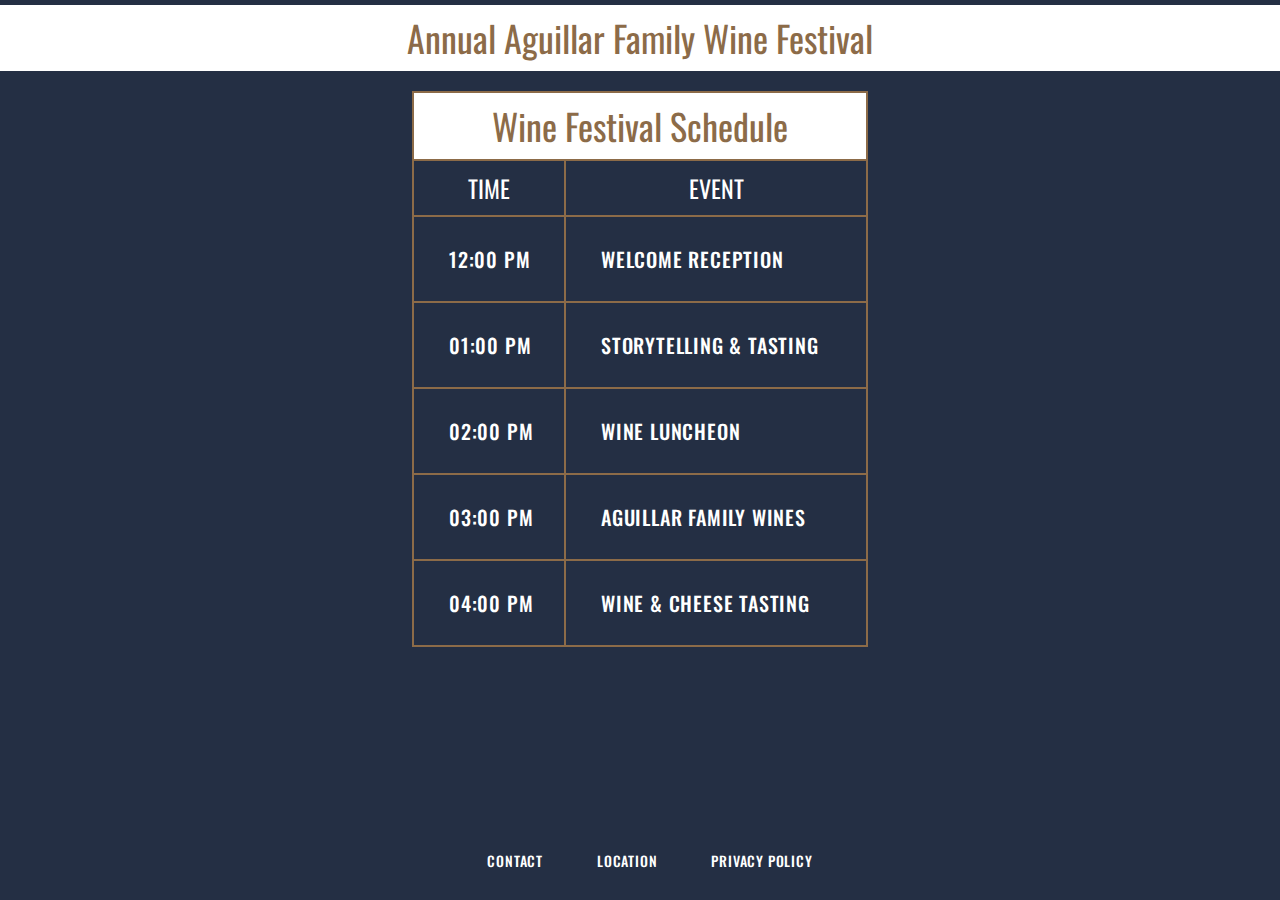
<file: _1_Fundamentals_of_HTML/_1_2_Learn Html_-_Tables/index.html>
<!DOCTYPE html>
<html>

<head>
    <meta charset="utf-8">
    <title>Aguillar Family Wine Festival</title>
    <link rel="stylesheet" type="text/css" href="reset.css" />
    <link rel="stylesheet" type="text/css" href="style.css" />
    <link href="https://fonts.googleapis.com/css?family=Oswald" rel="stylesheet">
</head>

<body>
    <header>
        <h1>Annual Aguillar Family Wine Festival</h1>
    </header>

    <div class="container">
        <table>
            <thead>
                <tr>
                    <th colspan="2">
                        <h1>Wine Festival Schedule</h1>
                    </th>
                </tr>
                <tr>
                    <th>
                        <h2>Time</h2>
                    </th>
                    <th>
                        <h2>Event</h2>
                    </th>
                </tr>
            </thead>
            <tbody>
                <tr>
                    <td class="left">
                        <h3>12:00 PM</h3>
                    </td>
                    <td>
                        <h3>Welcome Reception</h3>
                    </td>
                </tr>
                <tr>
                    <td class="left">
                        <h3>01:00 PM</h3>
                    </td>
                    <td>
                        <h3>Storytelling & Tasting</h3>
                    </td>
                </tr>
                <tr>
                    <td class="left">
                        <h3>02:00 PM</h3>
                    </td>
                    <td>
                        <h3>Wine Luncheon</h3>
                    </td>
                </tr>
                <tr>
                    <td class="left">
                        <h3>03:00 PM</h3>
                    </td>
                    <td>
                        <h3>Aguillar Family Wines</h3>
                    </td>
                </tr>
                <tr>
                    <td class="left">
                        <h3>04:00 PM</h3>
                    </td>
                    <td>
                        <h3>Wine & Cheese Tasting</h3>
                    </td>
                </tr>
            </tbody>
        </table>
    </div>

    <footer>
        <h3>Contact</h3>
        <h3>Location</h3>
        <h3>Privacy Policy</h3>
    </footer>
</body>

</html>
</file>
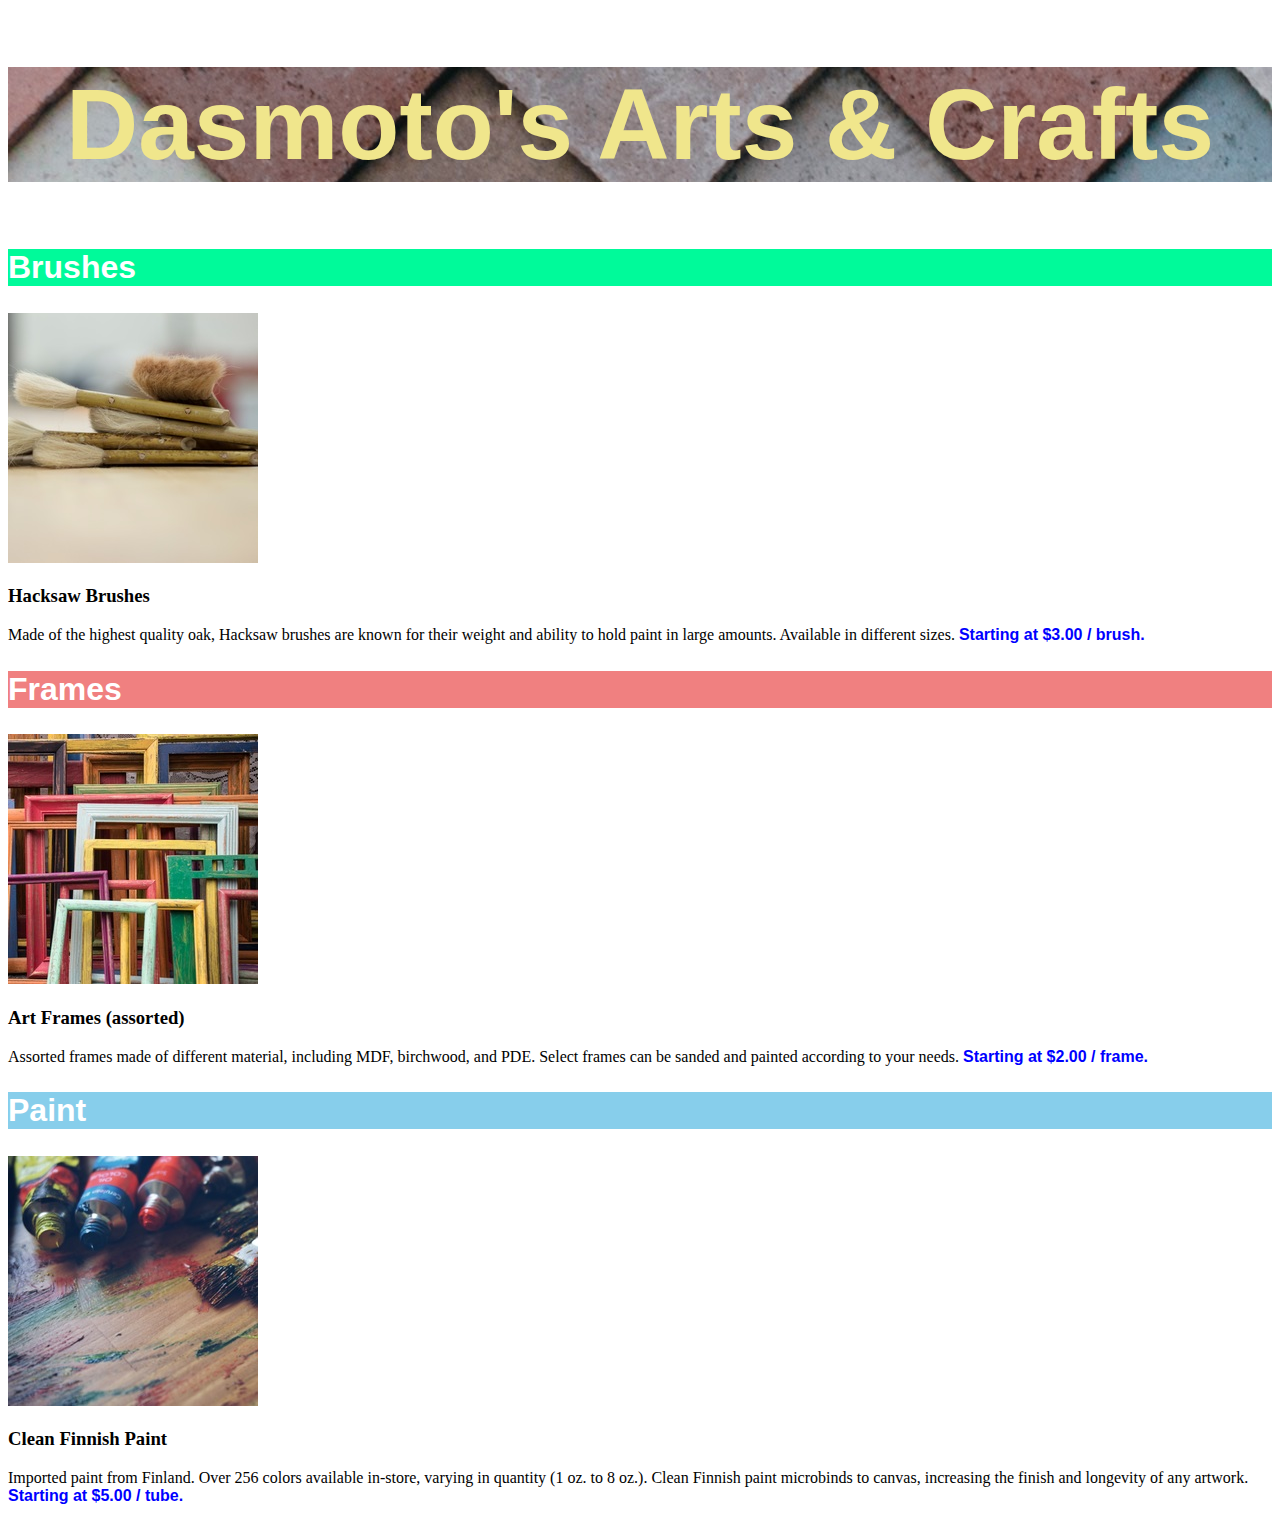
<file: _3_Developing with CSS/_3_1_Off-Platform_Project_-_Dasmoto's_Arts_and_Crafts/index.html>
<!DOCTYPE html>
<html>

<head>
    <title>Dasmoto's Arts & Crafts</title>

    <link href="css/style.css" rel="stylesheet" type="text/css" />
</head>

<body>
    <header>
        <h1>Dasmoto's Arts & Crafts</h1>
    </header>

    <main>
        <section id="brushes">
            <h2>Brushes</h2>

            <figure>
                <img src="./img/hacksaw.jpeg" alt="Hacksaw brushes piled on top of each other." />
            </figure>

            <h3>Hacksaw Brushes</h3>

            <p>
                Made of the highest quality oak, Hacksaw brushes are known for their weight and ability to hold paint in
                large amounts. Available in different sizes. <strong>Starting at $3.00 / brush.</strong>
            </p>
        </section>

        <section id="frames">
            <h2>Frames</h2>

            <figure>
                <img src="./img/frames.jpeg" alt="Art frames of different sizes and colours leaning on each other." />
            </figure>

            <h3>Art Frames (assorted)</h3>
        </section>

        <p>
            Assorted frames made of different material, including MDF, birchwood, and PDE. Select frames can be sanded
            and painted according to your needs. <strong>Starting at $2.00 / frame.</strong>
        </p>

        <section id="paint">
            <h2>Paint</h2>

            <figure>
                <img src="./img/finnish.jpeg"
                    alt="Opened yellow, blue and red paint tubes lined up next to each other from left to right. There is an assortment of paint brushes lined up to the right of the paint tubes. They are on a table smeared with different colours of paint." />
            </figure>

            <h3>Clean Finnish Paint</h3>

            <p>
                Imported paint from Finland. Over 256 colors available in-store, varying in quantity (1 oz. to 8 oz.).
                Clean Finnish paint microbinds to canvas, increasing the finish and longevity of any artwork.
                <strong>Starting at $5.00 / tube.</strong>
            </p>
        </section>
    </main>
</body>

</html>
</file>
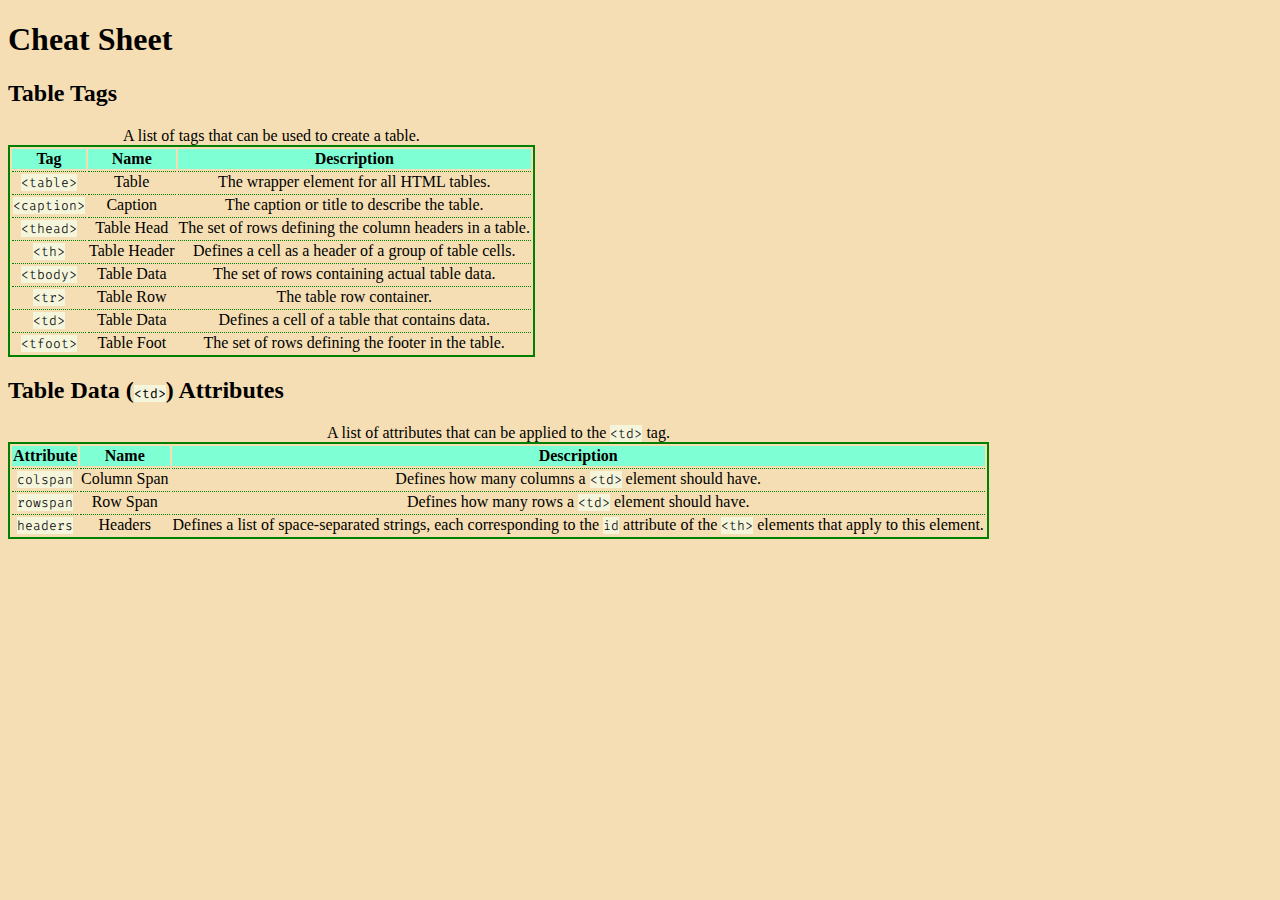
<file: _4_Improved_Styling_with_CSS/_4_3_Challenge_Project_-_Build_Your_Own_Cheat_Sheet/index.html>
<!DOCTYPE html>

<html>

<head>
    <title>Cheat Sheet</title>

    <link href="styles.css" rel="stylesheet" type="text/css" />
</head>

<body>
    <header>
        <h1>Cheat Sheet</h1>
    </header>

    <section id="tags">
        <h2>Table Tags</h2>

        <table>
            <caption>A list of tags that can be used to create a table.</caption>

            <thead>
                <tr>
                    <th scope="col">Tag</th>
                    <th scope="col">Name</th>
                    <th scope="col">Description</th>
                </tr>
            </thead>

            <tbody>
                <tr>
                    <td><span class="code">&lt;table&gt;</span></td>
                    <td>Table</td>
                    <td>The wrapper element for all HTML tables.</td>
                </tr>
                <tr>
                    <td><span class="code">&lt;caption&gt;</span></td>
                    <td>Caption</td>
                    <td>The caption or title to describe the table.</td>
                </tr>
                <tr>
                    <td><span class="code">&lt;thead&gt;</span></td>
                    <td>Table Head</td>
                    <td>The set of rows defining the column headers in a table.</td>
                </tr>
                <tr>
                    <td><span class="code">&lt;th&gt;</span></td>
                    <td>Table Header</td>
                    <td>Defines a cell as a header of a group of table cells.</td>
                </tr>
                <tr>
                    <td><span class="code">&lt;tbody&gt;</span></td>
                    <td>Table Data</td>
                    <td>The set of rows containing actual table data.</td>
                </tr>
                <tr>
                    <td><span class="code">&lt;tr&gt;</span></td>
                    <td>Table Row</td>
                    <td>The table row container.</td>
                </tr>
                <tr>
                    <td><span class="code">&lt;td&gt;</span></td>
                    <td>Table Data</td>
                    <td>Defines a cell of a table that contains data.</td>
                </tr>
                <tr>
                    <td><span class="code">&lt;tfoot&gt;</span></td>
                    <td>Table Foot</td>
                    <td>The set of rows defining the footer in the table.</td>
                </tr>
            </tbody>
        </table>
    </section>

    <section id="attributes">
        <h2>Table Data (<span class="code">&lt;td&gt;</span>) Attributes</h2>

        <table>
            <caption>A list of attributes that can be applied to the <span class="code">&lt;td&gt;</span> tag.</caption>

            <thead>
                <tr>
                    <th scope="col">Attribute</th>
                    <th scope="col">Name</th>
                    <th scope="col">Description</th>
                </tr>
            </thead>

            <tbody>
                <tr>
                    <td><span class="code">colspan</span></td>
                    <td>Column Span</td>
                    <td>Defines how many columns a <span class="code">&lt;td&gt;</span> element should have.</td>
                </tr>
                <tr>
                    <td><span class="code">rowspan</span></td>
                    <td>Row Span</td>
                    <td>Defines how many rows a <span class="code">&lt;td&gt;</span> element should have.</td>
                </tr>
                <tr>
                    <td><span class="code">headers</span></td>
                    <td>Headers</td>
                    <td>Defines a list of space-separated strings, each corresponding to the <span
                            class="code">id</span> attribute of the <span class="code">&lt;th&gt;</span> elements that
                        apply to this element.</td>
                </tr>
            </tbody>
        </table>
    </section>
</body>

</html>
</file>
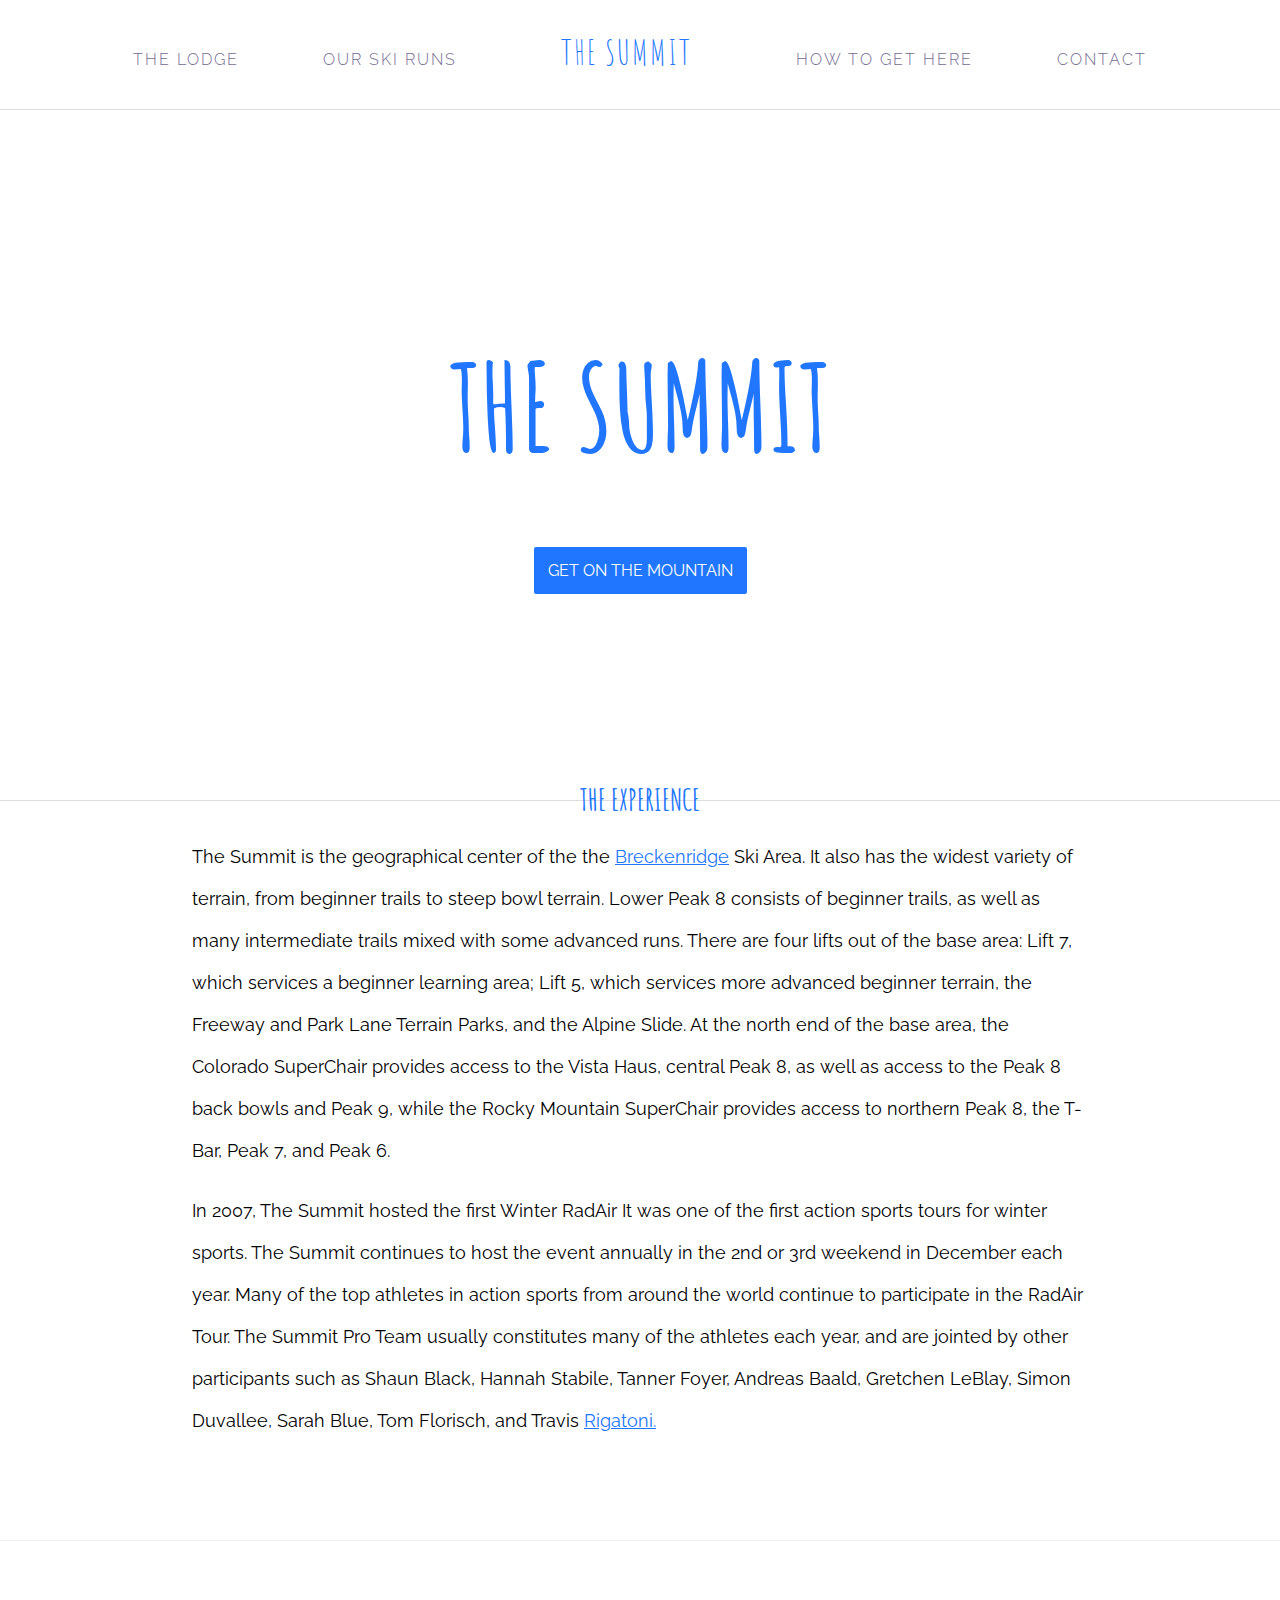
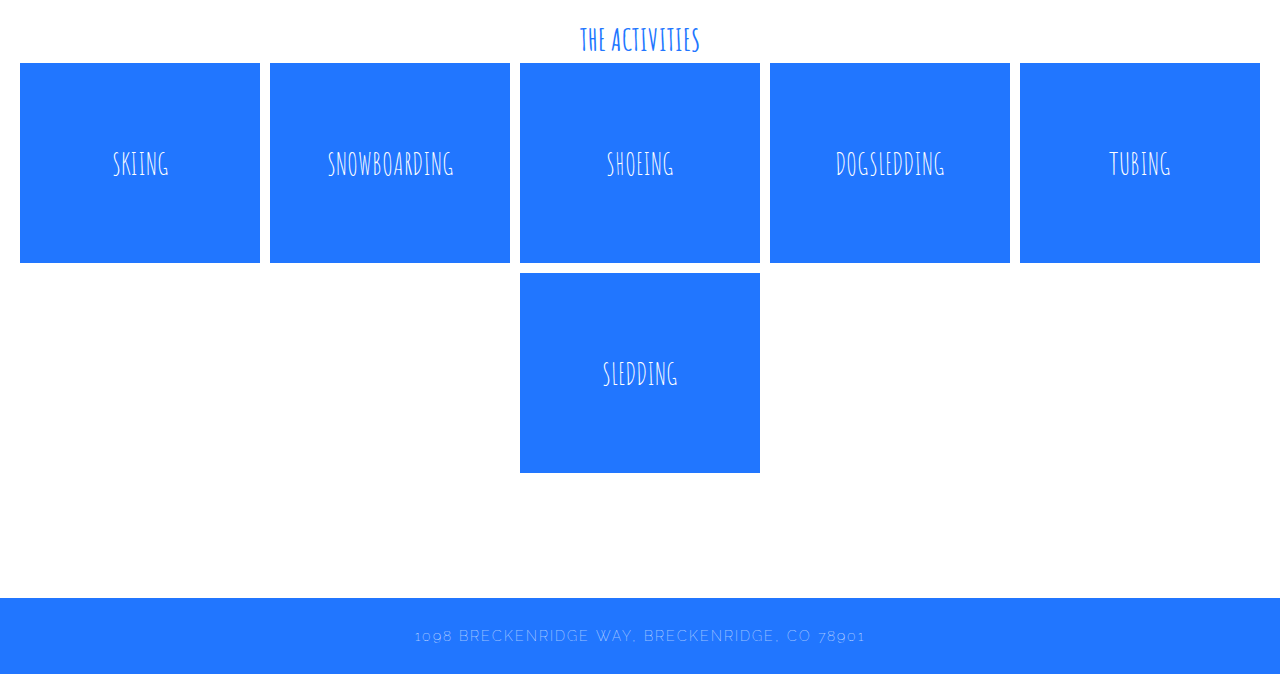
<file: _4_Improved_Styling_with_CSS/_4_4_Learn_Links_and_Buttons/index.html>
<!DOCTYPE html>
<html>

<head>
    <title>Experience the Summit at Breckenridge!</title>
    <link href="https://fonts.googleapis.com/css?family=Amatic+SC|Raleway:100,200,300,400,500,600,700,800,900"
        rel="stylesheet">
    <link rel="stylesheet" type="text/css" href="starting.css">
    <link rel="stylesheet" type="text/css" href="style.css">
</head>

<body>
    <div class="navigation">
        <ul>
            <a class="nav-link">The Lodge</a>
            <a class="nav-link">Our Ski Runs</a>
            <a class="nav-link logo">The Summit</a>
            <a class="nav-link">How to Get Here</a>
            <a class="nav-link">Contact</a>
        </ul>
    </div>

    <div class="banner">
        <div class="banner-text">
            <h1>Experience</h1>
            <h2>The Summit</h2>
            <a href="#" class="btn">Get on the mountain</a>
        </div>
    </div>

    <div class="content">
        <h2>The Experience</h2>
        <div class="description">
            <p>The Summit is the geographical center of the the <a href="http://www.gobreck.com/">Breckenridge</a> Ski
                Area. It also has the widest variety of terrain, from beginner trails to steep bowl terrain. Lower Peak
                8 consists of beginner trails, as well as many intermediate trails mixed with some advanced runs. There
                are four lifts out of the base area: Lift 7, which services a beginner learning area; Lift 5, which
                services more advanced beginner terrain, the Freeway and Park Lane Terrain Parks, and the Alpine Slide.
                At the north end of the base area, the Colorado SuperChair provides access to the Vista Haus, central
                Peak 8, as well as access to the Peak 8 back bowls and Peak 9, while the Rocky Mountain SuperChair
                provides access to northern Peak 8, the T-Bar, Peak 7, and Peak 6.</p>
            <p>In 2007, The Summit hosted the first Winter RadAir It was one of the first action sports tours for winter
                sports. The Summit continues to host the event annually in the 2nd or 3rd weekend in December each year.
                Many of the top athletes in action sports from around the world continue to participate in the RadAir
                Tour. The Summit Pro Team usually constitutes many of the athletes each year, and are jointed by other
                participants such as Shaun Black, Hannah Stabile, Tanner Foyer, Andreas Baald, Gretchen LeBlay, Simon
                Duvallee, Sarah Blue, Tom Florisch, and Travis <a
                    href="https://www.google.com/search?q=rigatoni&rlz=1C5CHFA_enUS751US751&source=lnms&tbm=isch&sa=X&ved=0ahUKEwj5qu257ZvYAhVp3IMKHfkHDyUQ_AUICigB&biw=948&bih=1103">Rigatoni.</a>
            </p>
        </div>
    </div>

    <div class="activities-panel">
        <h2>The Activities</h2>
        <a class="activity">
            Skiing
        </a>
        <a class="activity">
            Snowboarding
        </a>
        <a class="activity">
            Shoeing
        </a>
        <a class="activity">
            Dogsledding
        </a>
        <a class="activity">
            Tubing
        </a>
        <a class="activity">
            Sledding
        </a>
    </div>

    <div class="footer">
        <h2>1098 Breckenridge Way, Breckenridge, CO 78901</h2>
    </div>

</body>

</html>
</file>
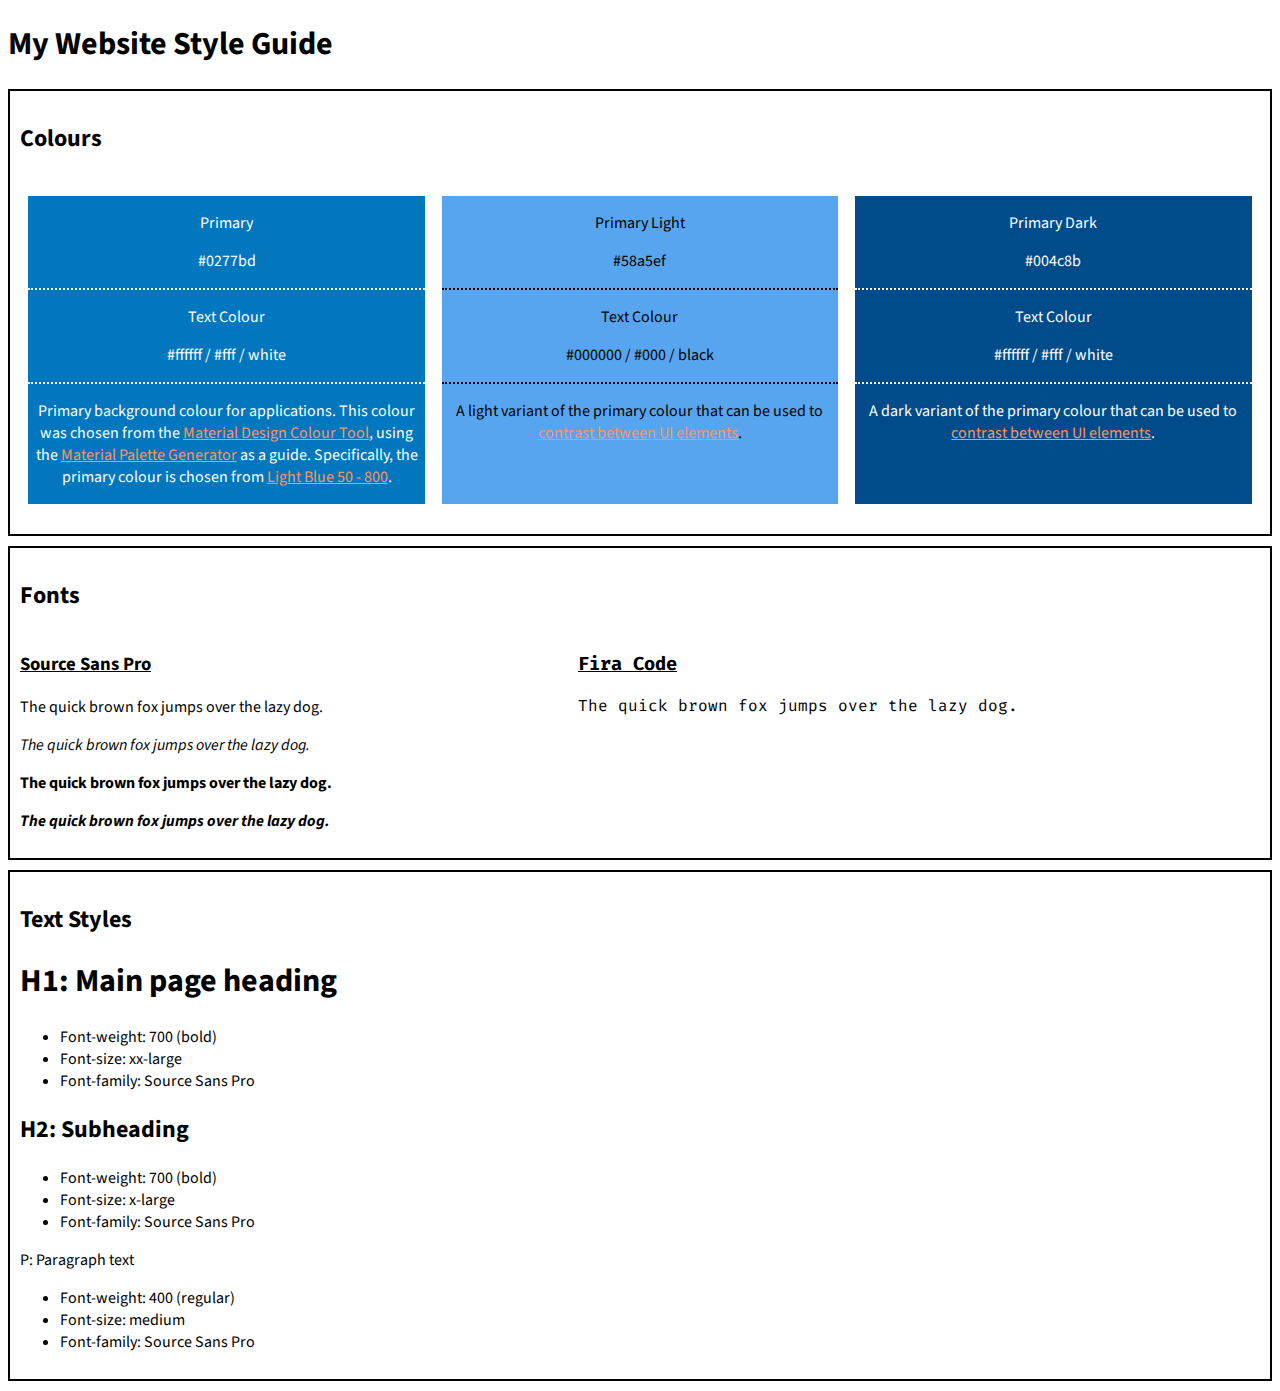
<file: _4_Improved_Styling_with_CSS/_4_6_Challenge_Project_-_Build_A_Website_Design_System/index.html>
<!DOCTYPE html>
<html>

<head>
    <title>My Website Style Guide</title>

    <link href="styles.css" rel="stylesheet" type="text/css" />
</head>

<body>
    <header>
        <h1>My Website Style Guide</h1>
    </header>

    <main>

        <section id="colours">
            <h2>Colours</h2>

            <div class="colour-container">
                <div class="colour-panel primary">
                    <div class="colour">
                        <p class="colour-label">Primary</p>
                        <p class="colour-hex">#0277bd</p>
                    </div>
                    <div class="text-colour">
                        <p class="colour-label">Text Colour</p>
                        <p class="colour-hex">#ffffff / #fff / white</p>
                    </div>

                    <div class="colour-description">
                        <p>
                            Primary background colour for applications. This colour was chosen from the
                            <a
                                href="https://material.io/resources/color/#!/?view.left=0&view.right=0&primary.color=0277bc">Material
                                Design Colour Tool</a>, using the
                            <a href="https://material.io/design/color/the-color-system.html#tools-for-picking-colors">Material
                                Palette Generator</a>
                            as a guide. Specifically, the primary colour is chosen from <a
                                href="https://material.io/design/color/the-color-system.html#tools-for-picking-colors:~:text=%230288D1-,800,%230277BD,-900">Light
                                Blue 50 - 800</a>.
                        </p>
                    </div>
                </div>

                <div class="colour-panel primary-light">
                    <div class="colour">
                        <p class="colour-label">Primary Light</p>
                        <p class="colour-hex">#58a5ef</p>
                    </div>
                    <div class="text-colour">
                        <p class="colour-label">Text Colour</p>
                        <p class="colour-hex">#000000 / #000 / black</p>
                    </div>

                    <div class="colour-description">
                        <p>
                            A light variant of the primary colour that can be used to <a
                                href="https://material.io/design/color/the-color-system.html#color-theme-creation:~:text=Material%20color%20theme-,Primary%20color,This%20UI%20uses%20a%20primary%20color%20and%20two%20primary%20variants.,-Secondary%20color">contrast
                                between UI elements</a>.
                        </p>
                    </div>
                </div>

                <div class="colour-panel primary-dark">
                    <div class="colour">
                        <p class="colour-label">Primary Dark</p>
                        <p class="colour-hex">#004c8b</p>
                    </div>
                    <div class="text-colour">
                        <p class="colour-label">Text Colour</p>
                        <p class="colour-hex">#ffffff / #fff / white</p>
                    </div>

                    <div class="colour-description">
                        <p>
                            A dark variant of the primary colour that can be used to <a
                                href="https://material.io/design/color/the-color-system.html#color-theme-creation:~:text=Material%20color%20theme-,Primary%20color,This%20UI%20uses%20a%20primary%20color%20and%20two%20primary%20variants.,-Secondary%20color">contrast
                                between UI elements</a>.
                        </p>
                    </div>
                </div>

            </div>

        </section>
        <section id="fonts">
            <h2>Fonts</h2>

            <div class="font-container">
                <div class="font-panel source-sans-pro">
                    <h3>Source Sans Pro</h3>
                    <p class="regular"></p>
                    <p class="italic"></p>
                    <p class="bold"></p>
                    <p class="bold italic"></p>
                </div>
                <div class="font-panel fira-code">
                    <h3>Fira Code</h3>
                    <p class="regular"></p>
                </div>
            </div>
        </section>
        <section id="text-styles">
            <h2>Text Styles</h2>

            <div class="text-container">
                <div class="text-panel">
                    <h1>H1: Main page heading</h1>
                    <ul>
                        <li>Font-weight: 700 (bold)</li>
                        <li>Font-size: xx-large</li>
                        <li>Font-family: Source Sans Pro</li>
                    </ul>
                </div>
                <div class="text-panel">
                    <h2>H2: Subheading</h2>
                    <ul>
                        <li>Font-weight: 700 (bold)</li>
                        <li>Font-size: x-large</li>
                        <li>Font-family: Source Sans Pro</li>
                    </ul>
                </div>
                <div class="text-panel">
                    <p>P: Paragraph text</p>
                    <ul>
                        <li>Font-weight: 400 (regular)</li>
                        <li>Font-size: medium</li>
                        <li>Font-family: Source Sans Pro</li>
                    </ul>
                </div>
            </div>
        </section>

    </main>
</body>

</html>
</file>
<file: _1_Fundamentals_of_HTML/_1_2_Learn Html_-_Tables/style.css>
body {
    background-color: #242f44;
    color: white;
    font-family: 'Oswald', sans-serif;
}

header {
    text-align: center;
    margin-top: 5px;
}

h1 {
    font-size: 36px;
    padding: 15px;
    color: #8c6b48;
    background-color: white;
}

h2 {
    font-size: 24px;
    padding: 15px;
    text-transform: uppercase;
}

h3 {
    font-size: 20px;
    padding: 15px;
    text-transform: uppercase;
    text-align: left;
    margin-left: 20px;
    font-weight: 500;
    line-height: 2.7;
    letter-spacing: 0.8px;
}

th {
    border: 2px solid #8c6b48;
}

table {
    text-align: center;
    margin: 20px auto;
}

td {
    border: 2px solid #8c6b48;
    width: 300px;
}

footer {
    margin-top: 50px;
    text-align: center;
    position: fixed;
    width: 100%;
    bottom: 5px;
    background-color: #242f44;
    z-index: 5;
}

footer h3 {
    display: inline-block;
    font-size: 14px;
    background-color: #242f44;
}

.container {
    max-width: 940px;
    margin: 0 auto;
    height: 800px;
}


.left {
    width: 150px;
}
</file>
<file: _3_Developing with CSS/_3_1_Off-Platform_Project_-_Dasmoto's_Arts_and_Crafts/css/style.css>
h1,
h2,
strong {
    font-family: Helvetica;
    font-weight: bold;
}

h1 {
    background-image: url("../img/pattern.jpeg");
    font-size: 100px;
    color: khaki;
    text-align: center;
}

h2 {
    font-size: 32px;
    color: white;
}

strong {
    color: blue;
}

figure {
    margin: 16px 0px;
}

#brushes h2 {
    background-color: mediumspringgreen;
}

#frames h2 {
    background-color: lightcoral;
}

#paint h2 {
    background-color: skyblue;
}
</file>
<file: _4_Improved_Styling_with_CSS/_4_3_Challenge_Project_-_Build_Your_Own_Cheat_Sheet/styles.css>
@import url('https://fonts.googleapis.com/css2?family=Fira+Code&display=swap');

* {
    background-color: wheat;
}

th {
    background-color: aquamarine;
}

table {
    border: 2px solid green;
}

td {
    border-top: 1px dotted green;
    text-align: center;
}

/* Selecting all elements with the class `code` and all `td` elements that are
the first child of their parent. */
.code {
    font-weight: bold;
    font-family: 'Fira Code', monospace;
    background-color: beige;
    font-size: small;
    font-weight: lighter;
}
</file>
<file: _4_Improved_Styling_with_CSS/_4_4_Learn_Links_and_Buttons/starting.css>
body {
    background-color: #ffffff;
    margin: 0px;
    padding: 0px;
}

.navigation {
    box-sizing: border-box;
    background-color: #ffffff;
    border-bottom: 1px solid #dddddd;
    left: 0px;
    overflow-y: auto;
    padding: 30px;
    position: fixed;
    text-align: center;
    top: 0px;
    width: 100%;
    z-index: 999;
}

ul {
    margin: 0px;
    padding: 0px;
}

.navigation a {
    color: #736B92;
    display: inline-block;
    font-family: 'Raleway', sans-serif;
    font-size: 16px;
    font-weight: 300;
    letter-spacing: 2px;
    padding: 10px 40px;
    text-transform: uppercase;
}

a.logo {
    color: #2176FF;
    font-family: 'Amatic SC', sans-serif;
    font-size: 34px;
    padding: 0px 60px;
    text-align: center;
    text-transform: uppercase;
}

.banner {
    background-image: url("https://images.unsplash.com/photo-1418290232843-5d7a0bd93f7d?dpr=1&auto=format&crop=entropy&fit=crop&w=1500&h=1001&q=80&cs=tinysrgb");
    background-position: center top;
    background-size: cover;
    border-bottom: 1px solid #dddddd;
    height: 700px;
    position: relative;
    text-align: center;
    top: 100px;
    width: 100%;
}

.banner-text {
    position: relative;
    top: 200px;
}

h1 {
    color: #ffffff;
    font-family: 'Raleway', sans-serif;
    font-size: 60px;
    font-weight: 100;
    letter-spacing: 2px;
    margin: 0px;
    text-align: center;
    text-transform: uppercase;
}

h2 {
    color: #2176FF;
    font-family: 'Amatic SC', sans-serif;
    font-size: 30px;
    margin: 0px;
    text-align: center;
    text-transform: uppercase;
}

.banner h2 {
    font-size: 120px;
    margin: -40px 0px 80px 0px;
}

.content {
    background-image: url('https://content.codecademy.com/courses/learn-links-and-buttons/project/mountain1.jpg');
    background-position: center top;
    background-size: cover;
    border-bottom: 1px solid #eeeeee;
    margin: 0 auto;
    overflow-y: auto;
    padding: 80px 0px;
    position: relative;
    text-align: center;
}

p {
    color: #000000;
    font-family: 'Raleway', sans-serif;
    font-size: 18px;
    line-height: 42px;
    text-align: left;
}

.description {
    display: inline-block;
    width: 70%;
}

.activities-panel {
    margin-bottom: 40px;
    padding: 80px 0px;
    text-align: center;
    display: flex;
    align-items: flex-start;
    flex-wrap: wrap;
    justify-content: center;
}

.activities-panel h2 {
    width: 100%;
}

.activity {
    background-color: #2176FF;
    box-sizing: border-box;
    width: 240px;
    height: 200px;
    display: flex;
    align-items: center;
    justify-content: center;
    color: #fff;
    font-family: 'Amatic SC', sans-serif;
    font-size: 30px;
    text-align: center;
    text-transform: uppercase;
    margin: 5px;
}

.footer {
    background-color: #2176FF;
    padding: 30px;
    text-align: center;
}

.footer h2 {
    color: #ffffff;
    font-family: 'Raleway', sans-serif;
    font-size: 14px;
    font-weight: 100;
    letter-spacing: 2px;
}

a {
    cursor: default;
    text-decoration-line: none;
}
</file>
<file: _4_Improved_Styling_with_CSS/_4_4_Learn_Links_and_Buttons/style.css>
a {
    color: #2176FF;
    text-decoration: underline;
    cursor: pointer;
}

a:hover {
    text-decoration: none;
}

.nav-link {
    text-decoration: none;
}

.nav-link:hover {
    color: #5495FF;
}

.btn {
    background-color: #2176FF;
    border-radius: 2px;
    color: white;
    font-family: 'Raleway', sans-serif;
    font-size: 16px;
    font-weight: 400;
    padding: 14px;
    text-decoration: none;
    text-transform: uppercase;
    cursor: pointer;
}

.btn:hover {
    background-color: white;
    color: #2176FF;
    transition: color .1s ease-in, background-color .1s ease-in;
}

.btn:active {
    font-size: 18px;
    transition: font-size .1s ease-in-out;
}

.activity {
    border: 1px solid #2176FF;
    cursor: pointer;
    text-decoration: none;
}

.activity:hover {
    background-color: white;
    color: #5495FF;
    transition: color .1s ease-in, background-color .1s ease-in;
}

.activity:active {
    font-size: 40px;
    transition: font-size .1s;
}
</file>
<file: _4_Improved_Styling_with_CSS/_4_6_Challenge_Project_-_Build_A_Website_Design_System/styles.css>
@import url('https://fonts.googleapis.com/css2?family=Fira+Code&family=Source+Sans+Pro:ital,wght@0,400;0,700;1,400;1,700&display=swap');

body {
    font-family: 'Source Sans Pro', sans-serif;
}

h1 {
    font-weight: bold;
    font-size: xx-large;
}

h2 {
    font-weight: bold;
    font-size: x-large;
}

p {
    font-weight: normal;
    font-size: medium;
}

a {
    color: #fd9362;
}

a:visited {
    color: #f965b3;
}

a:hover {
    color: #02bda4;
}

a:active {
    color: #9d6be0;
}

section {
    border: 2px solid black;
    padding: 10px;
    margin: 10px auto;
}

.colour-container {
    display: flex;
}

.colour-panel {
    display: inline-block;
    width: 32%;
    text-align: center;
    margin: 20px auto;
    min-height: 100px;
}

.colour-panel div+div {
    border-top: 2px dotted;
}

.primary {
    background-color: #0277bd;
    color: white;
}

.primary-light {
    background-color: #58a5ef;
    color: black;
}

.primary-dark {
    background-color: #004c8b;
    color: white;
}

.font-panel p::after {
    content: "The quick brown fox jumps over the lazy dog.";
}

.font-container {
    display: flex;
}

.font-panel {
    display: inline-block;
    width: 45%;
}

.font-panel h3 {
    text-decoration: underline;
}

.source-sans-pro {
    font-family: 'Source Sans Pro', sans-serif;
}

.fira-code {
    font-family: 'Fira Code', monospace;
}

.italic {
    font-style: italic;
}

.bold {
    font-weight: bold;
}
</file>
